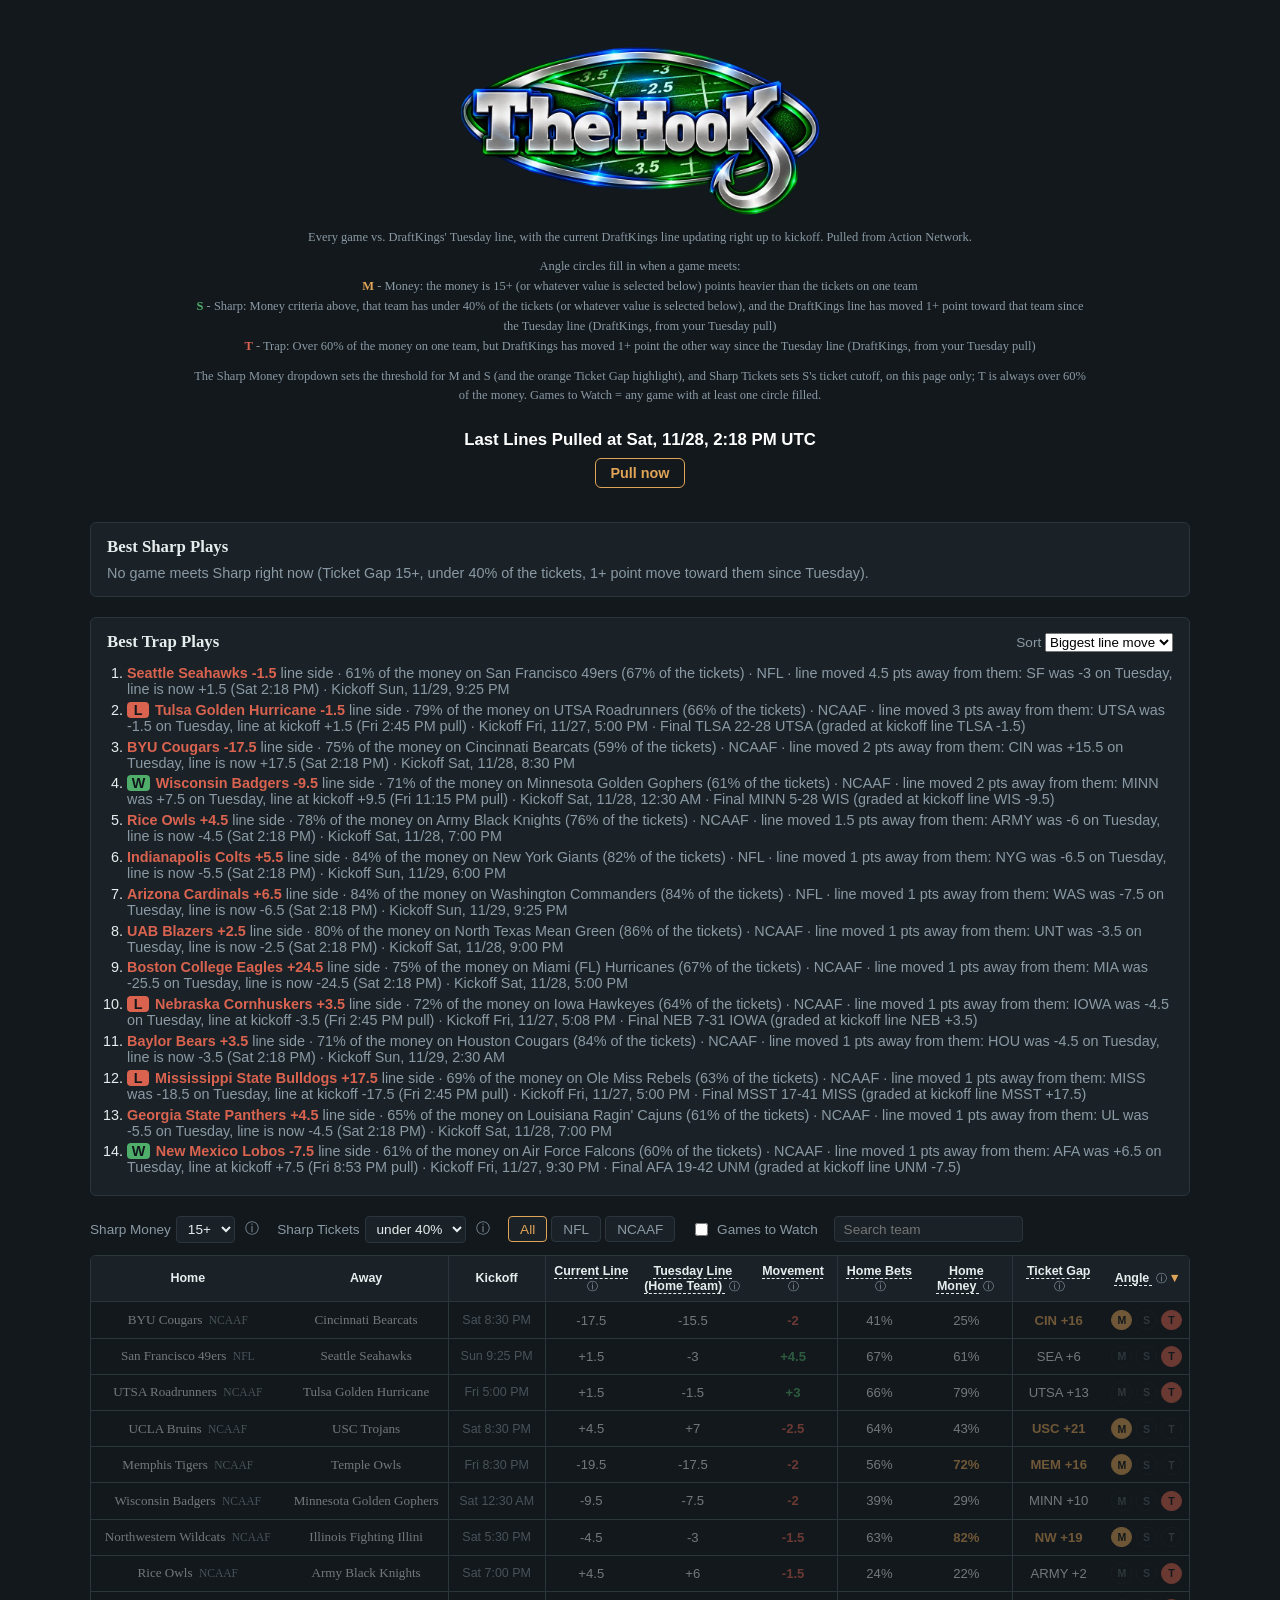
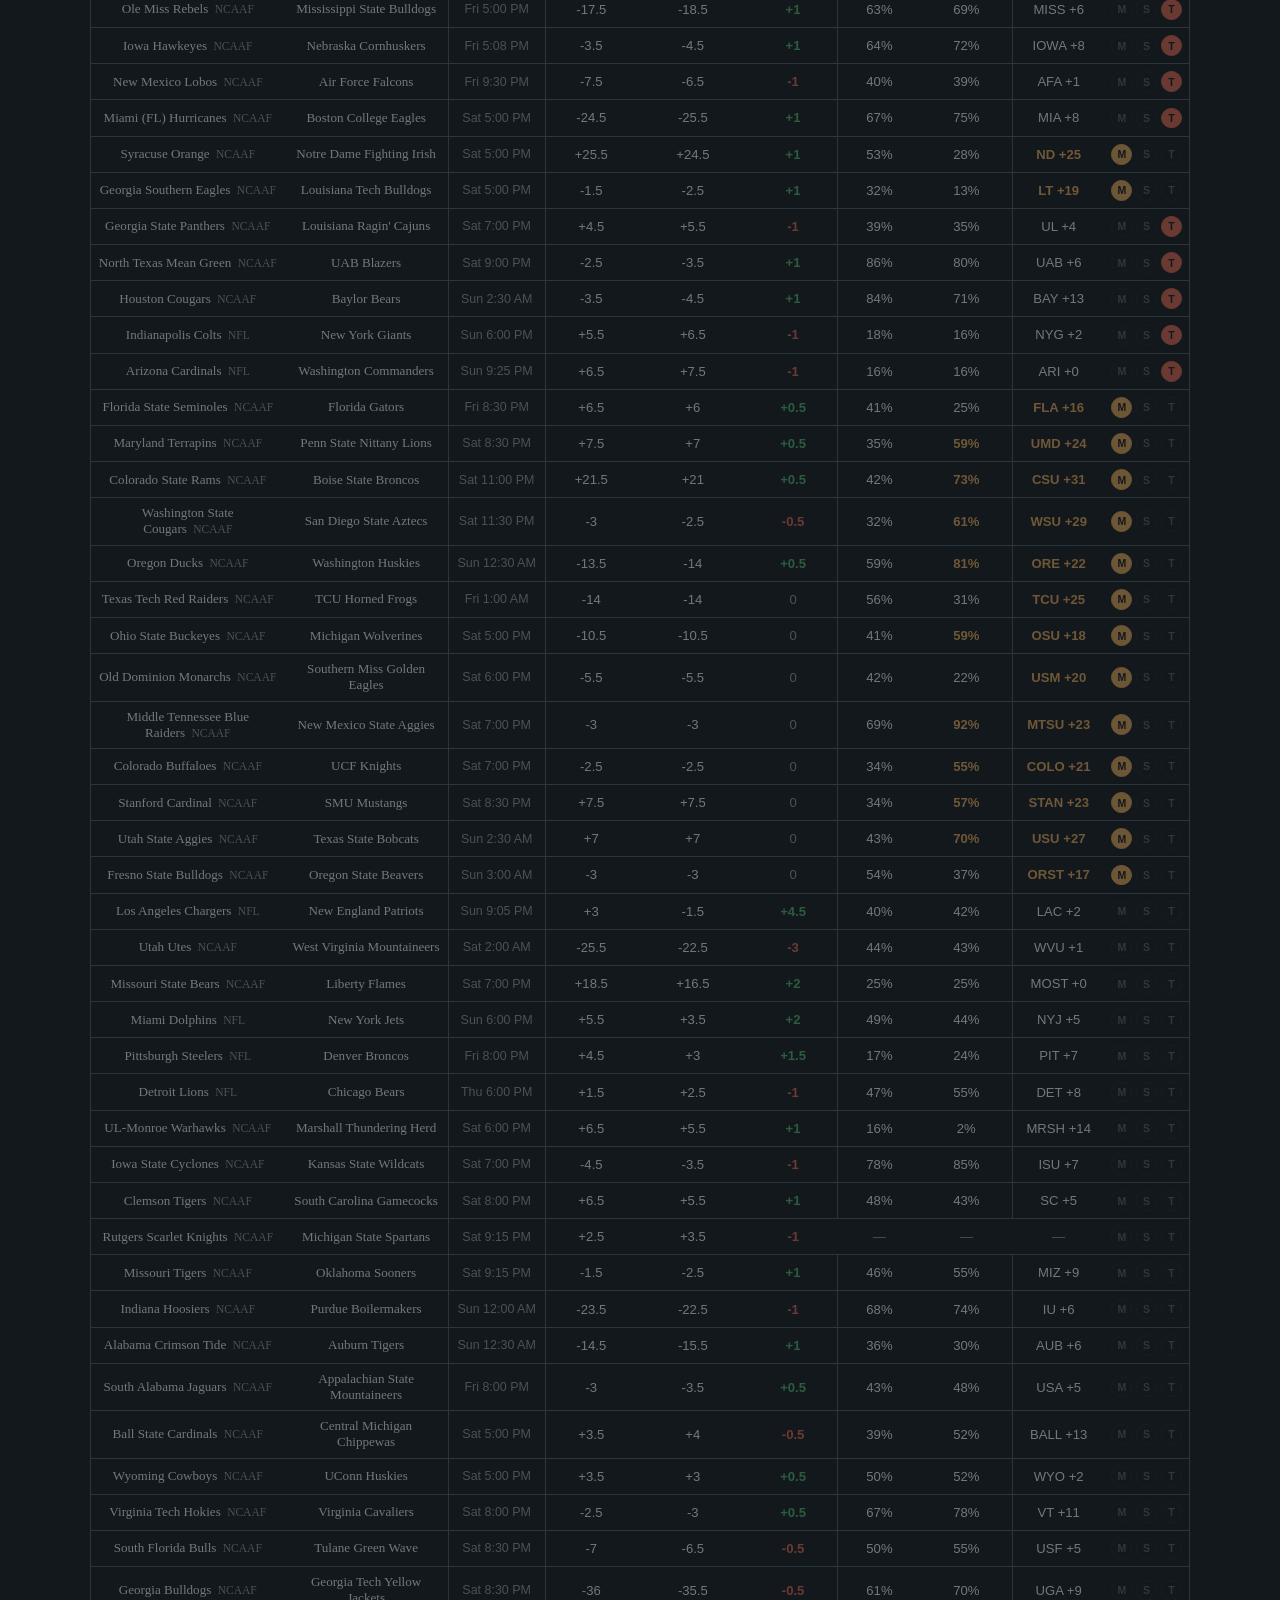
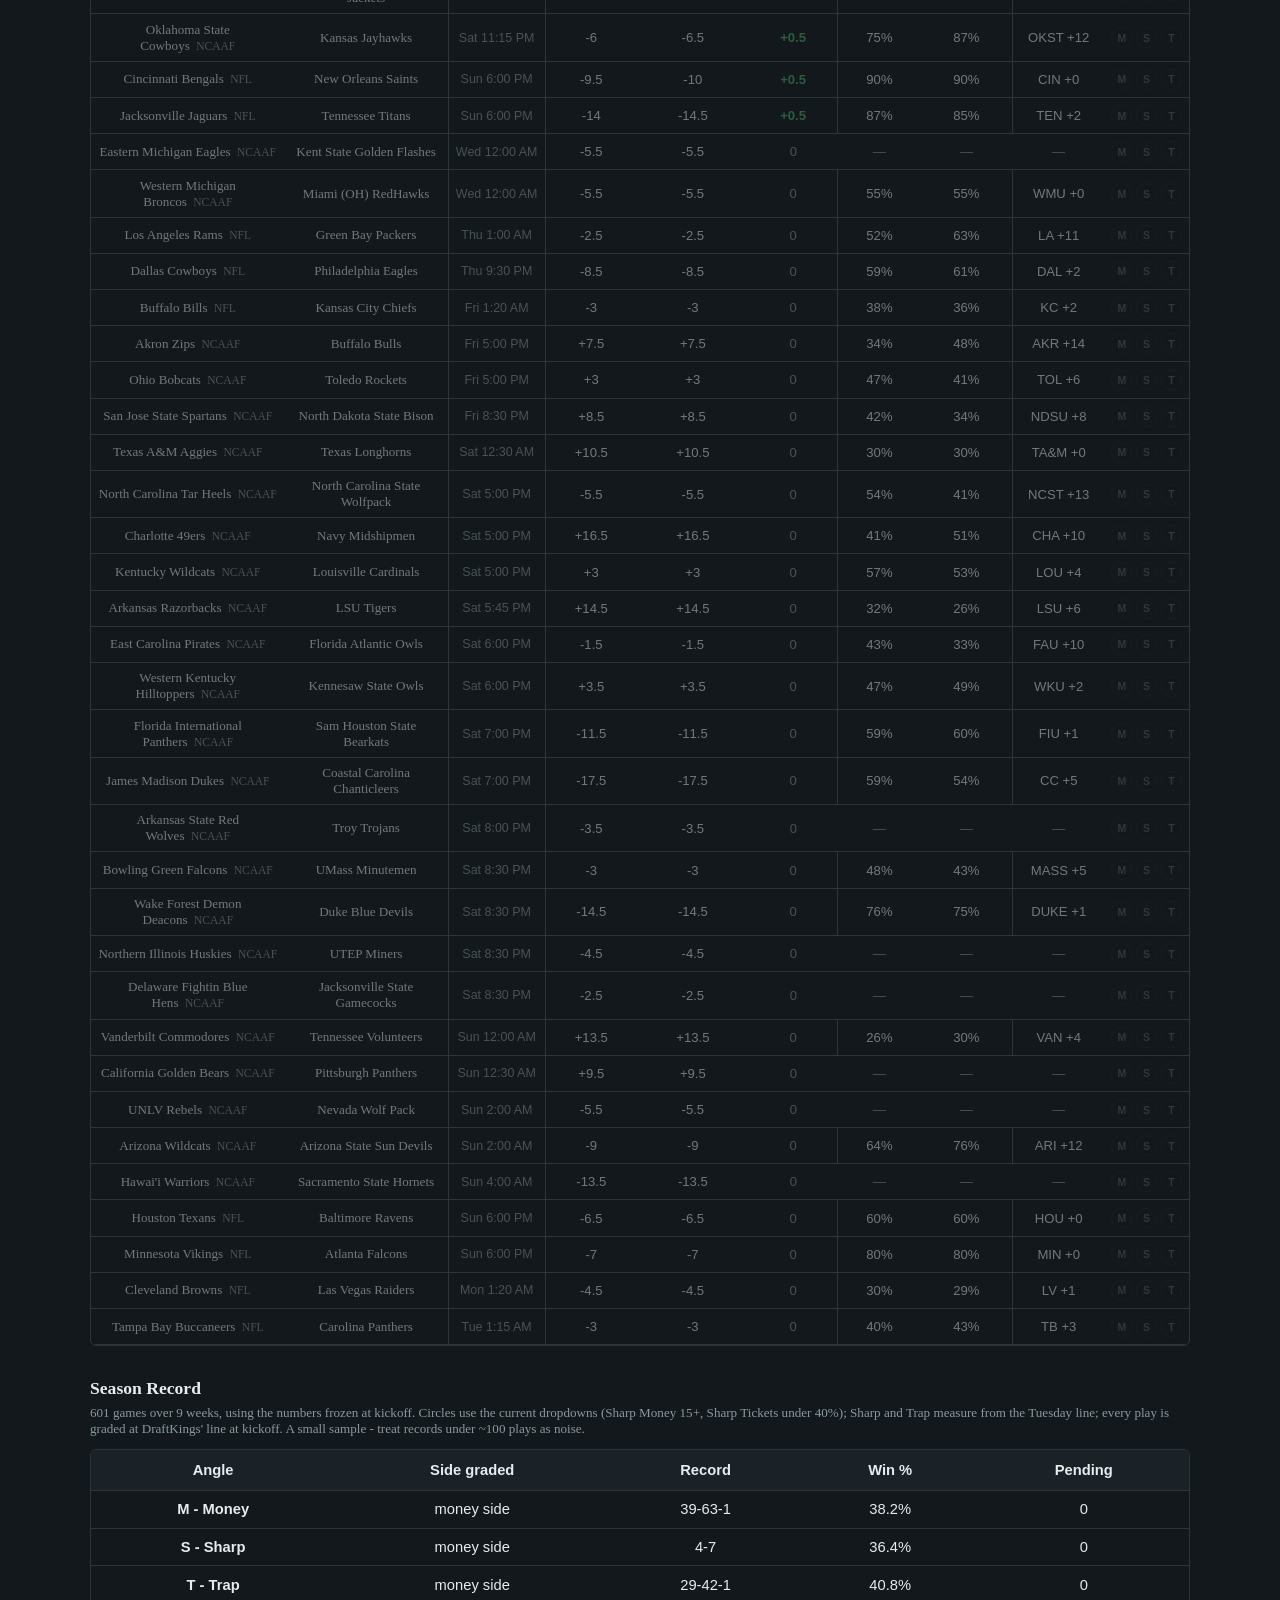
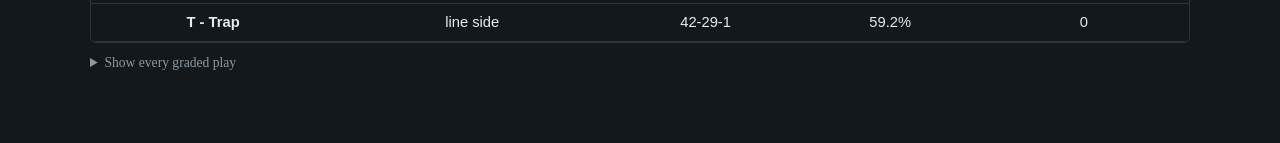
<file: index.html>
<!DOCTYPE html>
<html lang="en">
<head>
<meta charset="UTF-8">
<meta name="viewport" content="width=device-width, initial-scale=1.0">
<title>The Hook</title>
<link rel="icon" type="image/png" href="favicon.png">
<link rel="apple-touch-icon" href="apple-touch-icon.png">
<link rel="stylesheet" href="assets/styles.css">
<script src="assets/photos.js"></script>
<style>
  .controls {
    max-width: 1100px;
    margin: 0 auto 0.75rem;
    display: flex;
    flex-wrap: wrap;
    gap: 1rem;
    align-items: center;
    font-family: -apple-system, BlinkMacSystemFont, "Segoe UI", Helvetica, Arial, sans-serif;
    font-size: 0.85rem;
    color: var(--muted);
  }

  .controls button {
    background: var(--panel);
    color: var(--muted);
    border: 1px solid var(--line);
    border-radius: 4px;
    padding: 0.3rem 0.7rem;
    font: inherit;
    cursor: pointer;
  }

  .controls button.on { color: var(--amber); border-color: var(--amber); }
  .controls label { cursor: pointer; display: flex; gap: 0.35rem; align-items: center; }
  .controls select {
    background: var(--panel);
    color: var(--text);
    border: 1px solid var(--line);
    border-radius: 4px;
    padding: 0.25rem 0.4rem;
    font: inherit;
  }

  td.pct { text-align: right; }
  td.pct.hot { color: var(--amber); font-weight: 600; }
  td.gap { text-align: right; }
  td.flag { color: var(--amber); font-weight: 600; }
  td.game .league { color: var(--muted); font-size: 0.72rem; margin-left: 0.4rem; }
  td.game .at { color: var(--muted); }
  tr.flagged { background: rgba(224, 164, 88, 0.06); }
  th.group-start, td.group-start { border-left: 1px solid var(--line); }

  tr.started td { opacity: 0.45; }
  /* Fit the games table in the page width: tighter cells, wrapping headers */
  #splits-table { font-size: 0.82rem; }
  #splits-table thead th {
    white-space: normal;
    vertical-align: middle;
    line-height: 1.2;
    padding: 0.5rem 0.45rem;
    font-size: 0.78rem;
  }
  #splits-table td { padding: 0.45rem 0.45rem; text-align: center; }
  #splits-table td.team { min-width: 7.5rem; }
  #splits-table td.kickoff { font-size: 0.78rem; white-space: nowrap; }
  /* dashed underline marks headers with a hover explanation */
  th.has-tip { text-decoration: underline dashed; text-underline-offset: 3px; text-decoration-thickness: 1px; }
  #splits-table thead th { text-align: center; vertical-align: middle; }
  /* Exactly two lines: break only at the <br>, so the column widens just enough for "(Home Team) i" */
  #splits-table thead th[data-key="tue_line"] { white-space: nowrap; }
  .intro { max-width: 900px; margin: 0 auto; text-align: center; color: var(--muted); font-size: 0.78rem; line-height: 1.6; } /* same size as the footer */
  .intro p { margin: 0 0 0.6rem; }
  /* Pull now button, under "Last Lines Pulled at" */
  .pull-now { text-align: center; margin: -0.5rem auto 1rem;
    font-family: -apple-system, BlinkMacSystemFont, "Segoe UI", Helvetica, Arial, sans-serif; }
  .pull-now-btn { background: transparent; color: var(--amber); border: 1px solid var(--amber); border-radius: 6px;
    padding: 0.35rem 0.9rem; font-size: 0.9rem; font-weight: 600; cursor: pointer; }
  .pull-now-btn:disabled { color: var(--muted); border-color: var(--line); cursor: default; }
  .pull-now-msg { display: block; color: var(--muted); font-size: 0.85rem; margin-top: 0.3rem; min-height: 1em; }
  .pull-now-forget { color: var(--muted); font-size: 0.8rem; }
  .last-pulled { text-align: center; color: #fff; font-size: 1.05rem; font-weight: 600; margin: 0 auto 1rem;
    font-family: -apple-system, BlinkMacSystemFont, "Segoe UI", Helvetica, Arial, sans-serif; }
  /* Angle column: four fixed circles, M S T E, filled when that criterion is met */
  .dots { display: inline-flex; gap: 0.25rem; }
  .dot {
    width: 1.3rem; height: 1.3rem;
    border-radius: 50%;
    border: 1.5px solid var(--line);
    color: var(--muted);
    display: inline-flex; align-items: center; justify-content: center;
    font-size: 0.66rem; font-weight: 700;
    opacity: 0.55;
  }
  .dot.on { opacity: 1; color: var(--bg); }
  .dot.money.on { background: var(--amber); border-color: var(--amber); }
  .dot.sharp.on { background: var(--up); border-color: var(--up); }
  .dot.trap.on  { background: var(--down); border-color: var(--down); }
  .key { font-weight: 700; }
  .key.money { color: var(--amber); } .key.sharp { color: var(--up); }
  .key.trap { color: var(--down); }
  .badge {
    display: inline-flex;
    align-items: center;
    gap: 0.25rem;
    padding: 0.1rem 0.5rem;
    border-radius: 999px;
    background: rgba(224, 164, 88, 0.15);
    border: 1px solid var(--amber);
    color: var(--amber);
    font-size: 0.78rem;
    font-weight: 700;
  }

  .edges {
    max-width: 1100px;
    margin: 0 auto 1.25rem;
    border: 1px solid var(--line);
    border-radius: 6px;
    background: var(--panel);
    padding: 0.9rem 1rem;
    font-family: -apple-system, BlinkMacSystemFont, "Segoe UI", Helvetica, Arial, sans-serif;
    font-size: 0.9rem;
  }
  .edges h2 { font-family: "Iowan Old Style", Georgia, serif; font-size: 1.05rem; margin: 0 0 0.5rem; }
  .edges ol { margin: 0; padding-left: 1.25rem; }
  .edges li { margin: 0.3rem 0; }
  .edges .pick { color: var(--amber); font-weight: 600; }
  .edges .meta { color: var(--muted); }
  .edges .pct { color: var(--up); font-weight: 600; }
  .edges .none { color: var(--muted); margin: 0; }
  .edges .box-head { display: flex; align-items: baseline; justify-content: space-between; gap: 0.75rem; flex-wrap: wrap; }
  .edges .box-head label { color: var(--muted); font-size: 0.85rem; }
  #sharps .pick { color: var(--up); }
  .result { display: inline-block; min-width: 1.4rem; text-align: center; font-weight: 700; border-radius: 4px; padding: 0 0.3rem; margin-right: 0.35rem; }
  .result.W { background: var(--up); color: var(--bg); } .result.L { background: var(--down); color: var(--bg); }
  .result.P { background: var(--line); color: var(--text); }
  #traps .pick { color: var(--down); }
  .hook-title { font-size: 2.4rem; font-weight: 700; letter-spacing: 0.02em; margin: 0.75rem 0 0.75rem; color: var(--amber); }
  .hook-title img { display: block; width: 100%; max-width: 360px; height: auto; margin: 0 auto; }
  body { padding-top: 1rem; }
  .photo-gallery { max-width: 1100px; margin: 0 auto 1.25rem; display: flex; flex-wrap: wrap; gap: 0.75rem; }
  .photo-gallery img { height: 140px; width: auto; max-width: 100%; border-radius: 6px; border: 1px solid var(--line); object-fit: cover; cursor: pointer; }
  .season { max-width: 1100px; margin: 2rem auto 0; }
  .season .section-title { margin: 0 0 0.35rem; }
  .season-note { color: var(--muted); font-size: 0.82rem; margin: 0 0 0.75rem; }
  #season-table td, #season-table th, #season-games td, #season-games th { text-align: center; }
  #season-table td:first-child { font-weight: 700; }
  .season-games { margin-top: 0.75rem; font-size: 0.85rem; }
  .season-games summary { cursor: pointer; color: var(--muted); margin-bottom: 0.5rem; }
  #season-games .filter-row th { padding-top: 0; }
  #play-angle-filter { font: inherit; font-size: 0.8rem; padding: 0.15rem 0.3rem; background: var(--panel); color: var(--text); border: 1px solid var(--line); border-radius: 4px; }

  /* Info buttons + tap/hover pop-up (replaces browser title tooltips, which phones don't show) */
  .info {
    background: none; border: none; padding: 0 0.1rem; margin-left: 0.1rem;
    color: var(--muted); font-size: 0.85em; cursor: pointer; line-height: 1;
  }
  .info:hover, .info:focus-visible { color: var(--amber); }
  .controls button.info { border: none; background: none; padding: 0 0.15rem; }
  #tip {
    position: fixed; z-index: 50; max-width: 280px;
    background: var(--panel); color: var(--text);
    border: 1px solid var(--amber); border-radius: 6px;
    padding: 0.5rem 0.65rem; font-size: 0.8rem; line-height: 1.4; text-align: left;
    font-family: -apple-system, BlinkMacSystemFont, "Segoe UI", Helvetica, Arial, sans-serif;
    box-shadow: 0 4px 14px rgba(0, 0, 0, 0.4); pointer-events: none;
  }
  .dot { cursor: help; }
  #team-search {
    background: var(--panel); color: var(--text);
    border: 1px solid var(--line); border-radius: 4px;
    padding: 0.3rem 0.55rem; font: inherit; min-width: 11rem;
  }
  .res-W { color: var(--up); font-weight: 700; } .res-L { color: var(--down); font-weight: 700; }
</style>
</head>
<body>

<header>
  <h1 class="hook-title"><img src="assets/logo.webp" alt="The Hook" width="960" height="468"></h1>
  <div class="intro">
    <p>Every game vs. DraftKings' Tuesday line, with the current DraftKings line updating right up to kickoff. Pulled from Action Network.</p>
    <p>Angle circles fill in when a game meets:<br>
      <span class="key money">M</span> - Money: the money is <span id="threshold">15</span>+ (or whatever value is selected below) points heavier than the tickets on one team<br>
      <span class="key sharp">S</span> - Sharp: Money criteria above, that team has under <span id="ticket-cut">40</span>% of the tickets (or whatever value is selected below), and the DraftKings line has moved 1+ point toward that team since the Tuesday line (DraftKings, from your Tuesday pull)<br>
      <span class="key trap">T</span> - Trap: Over 60% of the money on one team, but DraftKings has moved 1+ point the other way since the Tuesday line (DraftKings, from your Tuesday pull)</p>
    <p>The Sharp Money dropdown sets the threshold for M and S (and the orange Ticket Gap highlight), and Sharp Tickets sets S's ticket cutoff, on this page only;
      T is always over 60% of the money. Games to Watch = any game with at least one circle filled.</p>
  </div>
</header>

<div id="status" hidden></div>

<div class="photo-gallery" id="photo-gallery" style="display:none;"></div>

<p class="last-pulled" id="last-pulled" hidden></p>
<div class="pull-now" id="pull-now">
  <button type="button" class="pull-now-btn">Pull now</button>
  <span class="pull-now-msg"></span>
  <a href="#" class="pull-now-forget" hidden>Forget key</a>
</div>

<div class="edges" id="sharps" style="display:none;">
  <h2>Best Sharp Plays</h2>
  <ol id="sharps-list"></ol>
  <p class="none" id="sharps-none" style="display:none;"></p>
</div>

<div class="edges" id="traps" style="display:none;">
  <div class="box-head">
    <h2>Best Trap Plays</h2>
    <label>Sort
      <select id="trap-sort">
        <option value="move">Biggest line move</option>
        <option value="start">Start time</option>
      </select>
    </label>
  </div>
  <ol id="traps-list"></ol>
  <p class="none" id="traps-none" style="display:none;"></p>
</div>

<div class="controls" id="controls" style="display:none;">
  <label>Sharp Money
    <select id="threshold-select">
      <option value="10">10+</option>
      <option value="15">15+</option>
      <option value="20">20+</option>
      <option value="25">25+</option>
    </select>
    <button type="button" class="info" data-tip="How many points heavier the money must be than the tickets on a team (Ticket Gap) to count toward Sharp or Trap" aria-label="About this setting">&#9432;</button>
  </label>
  <label>Sharp Tickets
    <select id="tickets-select">
      <option value="50">under 50%</option>
      <option value="40">under 40%</option>
      <option value="30">under 30%</option>
    </select>
    <button type="button" class="info" data-tip="For S (Sharp), the money team must also have less than this share of the tickets - most bettors are on the other side" aria-label="About this setting">&#9432;</button>
  </label>
  <span>
    <button data-league="ALL" class="on">All</button>
    <button data-league="NFL">NFL</button>
    <button data-league="NCAAF">NCAAF</button>
  </span>
  <label><input type="checkbox" id="watch-only"> Games to Watch</label>
  <input type="search" id="team-search" placeholder="Search team" aria-label="Search by team name" autocomplete="off">
</div>

<div class="table-wrap" id="table-wrap" style="display:none;">
  <table id="splits-table">
    <thead>
      <tr>
        <th data-key="home" data-type="string">Home</th>
        <th data-key="away" data-type="string">Away</th>
        <th data-key="start" data-type="number" class="group-start">Kickoff</th>
        <th data-key="line" data-type="number" class="group-start has-tip" data-tip="The current DraftKings line for the home team">Current Line <button type="button" class="info" data-tip="The current DraftKings line for the home team" aria-label="What is Current Line?">&#9432;</button></th>
        <th data-key="tue_line" data-type="number" class="has-tip" data-tip="DraftKings' Tuesday line for the home team, locked in">Tuesday Line<br>(Home Team) <button type="button" class="info" data-tip="DraftKings' Tuesday line for the home team, locked in" aria-label="What is Tuesday Line (Home Team)?">&#9432;</button></th>
        <th data-key="move" data-type="number" class="has-tip" data-tip="The difference between the current DraftKings line and the Tuesday line">Movement <button type="button" class="info" data-tip="The difference between the current DraftKings line and the Tuesday line" aria-label="What is Movement?">&#9432;</button></th>
        <th data-key="home_bets" data-type="number" class="group-start has-tip" data-tip="The percent of tickets placed on the home team to cover the line">Home Bets <button type="button" class="info" data-tip="The percent of tickets placed on the home team to cover the line" aria-label="What is Home Bets?">&#9432;</button></th>
        <th data-key="home_money" data-type="number" class="has-tip" data-tip="The amount of money placed on the home team to cover the line">Home Money <button type="button" class="info" data-tip="The amount of money placed on the home team to cover the line" aria-label="What is Home Money?">&#9432;</button></th>
        <th data-key="gap" data-type="number" class="group-start has-tip" data-tip="Money % minus bet % for the team whose money outruns its tickets. ARI +13 = Arizona has 13 points more of the money than of the tickets - fewer, bigger bets on Arizona.">Ticket Gap <button type="button" class="info" data-tip="Money % minus bet % for the team whose money outruns its tickets. ARI +13 = Arizona has 13 points more of the money than of the tickets - fewer, bigger bets on Arizona." aria-label="What is Ticket Gap?">&#9432;</button></th>
        <th data-key="angleScore" data-type="number" class="has-tip" data-tip="The various angles based on betting data analytics (sorted Sharp > Money & Trap)">Angle <button type="button" class="info" data-tip="The various angles based on betting data analytics (sorted Sharp > Money & Trap)" aria-label="What is Angle?">&#9432;</button></th>
      </tr>
    </thead>
    <tbody></tbody>
  </table>
</div>

<div class="season" id="season" style="display:none;">
  <h2 class="section-title">Season Record</h2>
  <p class="season-note" id="season-note"></p>
  <div class="table-wrap">
    <table id="season-table">
      <thead><tr><th>Angle</th><th>Side graded</th><th>Record</th><th>Win %</th><th>Pending</th></tr></thead>
      <tbody></tbody>
    </table>
  </div>
  <details class="season-games">
    <summary>Show every graded play</summary>
    <div class="table-wrap">
      <table id="season-games">
        <thead>
          <tr><th>Week</th><th>Game</th><th>Angle</th><th>Pick (line at kickoff)</th><th>Final</th><th>Result</th><th>Angle</th></tr>
          <tr class="filter-row"><th></th><th></th>
            <th><select id="play-angle-filter" aria-label="Filter graded plays by angle">
              <option value="">All angles</option>
              <option>Money</option>
              <option>Sharp</option>
              <option>Trap (money side)</option>
              <option>Trap (line side)</option>
            </select></th>
            <th></th><th></th><th></th><th></th></tr>
        </thead>
        <tbody></tbody>
      </table>
    </div>
  </details>
</div>

<div class="empty-state" id="empty-state" style="display:none;">
  No games yet. Once the next Pull Splits runs, this week's games will show up here.
</div>

<script>
  const esc = (s) =>
    String(s ?? "").replace(/[&<>"']/g, (c) => ({ "&": "&amp;", "<": "&lt;", ">": "&gt;", '"': "&quot;", "'": "&#39;" }[c]));

  const fmtSpread = (v) => (v === null || v === undefined ? null : v > 0 ? `+${v}` : `${v}`);
  const fmtPct = (v) => (v === null || v === undefined ? null : `${v}%`);

  function fmtKickoff(ms) {
    const d = new Date(ms);
    return `${d.toLocaleDateString(undefined, { weekday: "short", month: "numeric", day: "numeric" })}, ${d.toLocaleTimeString(undefined, { hour: "numeric", minute: "2-digit" })}`;
  }

  function fmtKickoffShort(ms) {
    const d = new Date(ms);
    return `${d.toLocaleDateString(undefined, { weekday: "short" })} ${d.toLocaleTimeString(undefined, { hour: "numeric", minute: "2-digit" })}`;
  }

  async function loadJson(path) {
    try {
      const res = await fetch(path, { cache: "no-store" });
      return res.ok ? await res.json() : null;
    } catch (e) {
      return null;
    }
  }

  const ANGLE_WEIGHT = { sharp: 4, money: 1, trap: 1 };
  let pulledAtLabel = ""; // set in init from current.pulled_at

  const fmtDayTime = (iso) => {
    const d = new Date(iso);
    return `${d.toLocaleDateString(undefined, { weekday: "short" })} ${d.toLocaleTimeString(undefined, { hour: "numeric", minute: "2-digit" })}`;
  };

  function bucketFor(edgeData, move) {
    const a = Math.abs(move);
    return edgeData.buckets.find((b) => a >= b.min && a <= b.max) || null;
  }

  function toRow(g, threshold, edgeData, ticketCut) {
    // Movement = DraftKings now minus DraftKings' locked Tuesday line (home spread; negative = toward home).
    const lock = g.tue_line === null || g.tue_line === undefined ? null : g.tue_line;
    const lockSrc = "Tue";
    const move = lock === null || lock === undefined || g.line === null ? null : +(g.line - lock).toFixed(1);
    const moveSide = move === null || move === 0 ? null : move < 0 ? "home" : "away";
    let edgePct = null, edgeRec = null;
    if (moveSide && edgeData) {
      const b = bucketFor(edgeData, move);
      const t = b && (edgeData.leagues[g.league] || edgeData.leagues.ALL)[b.name];
      if (t && t.w + t.l > 0) {
        edgePct = +((100 * t.w) / (t.w + t.l)).toFixed(1);
        edgeRec = `${t.w}-${t.l}`;
      }
    }
    const hasSplits = g.home_money !== null && g.home_money !== undefined;
    const homeGap = hasSplits ? g.home_money - g.home_bets : null;
    const awayGap = hasSplits ? g.away_money - g.away_bets : null;
    // The side where money outruns tickets - that's the one the gap describes
    const gapSide = !hasSplits ? null : homeGap >= awayGap ? "home" : "away";
    const gap = !hasSplits ? null : Math.max(homeGap, awayGap);
    // Angle circles. Market move = DraftKings now vs DraftKings' Tuesday line (home spread:
    // negative = moved toward home). tue_line comes from the Tuesday Pull Splits / Pull Lines run.
    const sgn = (v) => (v > 0 ? "+" : "") + v;
    const baseLine = g.tue_line;
    const baseLabel = "on Tuesday";
    const marketMove = g.line !== null && baseLine !== null && baseLine !== undefined ? +(g.line - baseLine).toFixed(1) : null;
    const movedToward = (side) => marketMove !== null && marketMove !== 0 && (side === "home" ? marketMove < 0 : marketMove > 0);
    const movedAway = (side) => marketMove !== null && marketMove !== 0 && !movedToward(side);
    const noMoveYet = marketMove === null ? "no baseline yet" : "no move yet";

    //  M Money: Ticket Gap at or above the dropdown threshold, regardless of line movement
    const moneySide = hasSplits && gap >= threshold ? gapSide : null;
    const moneyAbbr = moneySide ? g[`${moneySide}_abbr`] : "";
    //  S Sharp: Money, and DraftKings moved toward that team
    // S also needs the money team to be a ticket minority (most bettors on the other side)
    const SHARP_MIN_MOVE = 1; // points, same as the pull script
    const moneyTickets = moneySide ? g[`${moneySide}_bets`] : null;
    const fewTickets = moneyTickets !== null && moneyTickets < ticketCut;
    const sharp = !!moneySide && fewTickets && movedToward(moneySide) && Math.abs(marketMove) >= SHARP_MIN_MOVE;
    // Real DraftKings move for the hover, from that team's side: "-14 → -13.5"
    const dkMoveText = (side) => {
      if (marketMove === null) return "no Tuesday line yet";
      const f = (v) => sgn(side === "home" ? v : -v);
      // Started games are frozen at their last pre-kickoff pull, so say so instead of "now"
      const nowText = !g.frozen_at ? `line is now ${f(g.line)} (${pulledAtLabel})`
        : g.frozen_for === "lock" ? `line at Sat 10:30 AM lock ${f(g.line)} (${fmtDayTime(g.frozen_at)} pull)`
        : `line at kickoff ${f(g.line)} (${fmtDayTime(g.frozen_at)} pull)`;
      return `${g[`${side}_abbr`]} was ${f(baseLine)} ${baseLabel}, ${nowText}`;
    };
    //  T Trap: over 60% of the money on one team, and DraftKings moved 1+ point the other way
    const TRAP_MIN_MOVE = 1; // points
    const majSide = !hasSplits ? null : g.home_money > 60 ? "home" : g.away_money > 60 ? "away" : null;
    const majPct = majSide ? g[`${majSide}_money`] : null;
    const trap = !!majSide && movedAway(majSide) && Math.abs(marketMove) >= TRAP_MIN_MOVE;
    const angles = [
      { key: "money", letter: "M", met: !!moneySide,
        title: moneySide ? `Money: ${moneyAbbr} money outruns its tickets by ${gap} (${threshold}+ needed; line movement not required)`
                         : `Money: Ticket Gap ${gap === null ? "n/a" : gap} is under ${threshold}` },
      { key: "sharp", letter: "S", met: sharp,
        title: sharp ? `Sharp: sharp money on ${moneyAbbr} (Ticket Gap +${gap}, only ${moneyTickets}% of the tickets) and the DraftKings line moved toward them: ${dkMoveText(moneySide)}`
                     : moneySide ? `Sharp: money on ${moneyAbbr} (+${gap}), but ${[
                         !fewTickets ? `they have ${moneyTickets}% of the tickets (under ${ticketCut}% needed)` : null,
                         !(movedToward(moneySide) && Math.abs(marketMove) >= SHARP_MIN_MOVE) ? `the DraftKings line hasn't moved 1+ point toward them` : null,
                       ].filter(Boolean).join(" and ")}: ${dkMoveText(moneySide)}`
                                 : `Sharp: needs Money (Ticket Gap ${threshold}+), under ${ticketCut}% of the tickets, and a 1+ point DraftKings move toward that team` },
      { key: "trap", letter: "T", met: trap,
        title: trap ? `Trap: ${majPct}% of the money on ${g[`${majSide}_abbr`]} but the DraftKings line moved away from them: ${dkMoveText(majSide)}`
                    : majSide ? `Trap: ${majPct}% of the money on ${g[`${majSide}_abbr`]}, but the DraftKings line hasn't moved 1+ point away from them: ${dkMoveText(majSide)}`
                              : "Trap: no team has over 60% of the money" },
    ];
    return {
      ...g,
      angles,
      sharpInfo: sharp ? {
        side: moneySide, abbr: moneyAbbr, gap, tickets: moneyTickets, money: g[`${moneySide}_money`],
        move: Math.abs(marketMove), moveText: dkMoveText(moneySide),
        tueLine: lock === null || lock === undefined ? null : moneySide === "home" ? lock : -lock,
      } : null,
      trapInfo: trap ? {
        side: majSide, abbr: g[`${majSide}_abbr`], money: majPct, tickets: g[`${majSide}_bets`],
        move: Math.abs(marketMove), moveText: dkMoveText(majSide),
      } : null,
      // Weighted so any Sharp outranks Money/Trap
      angleScore: angles.reduce((t, a) => t + (a.met ? ANGLE_WEIGHT[a.key] : 0), 0),
      // Games to Watch = any of the four circles filled
      watch: !!moneySide || sharp || trap,
      game: `${g.away} @ ${g.home}`,
      start: Date.parse(g.start_time),
      hasSplits,
      gap,
      gapSide,
      gapAbbr: gapSide ? g[`${gapSide}_abbr`] : null,
      hotAway: hasSplits && gapSide === "away" && gap >= threshold,
      hotHome: hasSplits && gapSide === "home" && gap >= threshold,
      started: g.status !== "scheduled" || Date.parse(g.start_time) <= Date.now(),
      moveSide,
      moveAbbr: moveSide ? g[`${moveSide}_abbr`] : null,
      moveTeam: moveSide ? g[moveSide] : null,
      // The moved-to side's Tuesday line
      move,
      lockSrc,
      lockLine: moveSide ? (moveSide === "home" ? lock : -lock) : null,
      edgePct,
      edgeRec,
    };
  }

  function cell(value, cls) {
    return value === null || value === undefined
      ? `<td class="blank">—</td>`
      : `<td class="${cls}">${value}</td>`;
  }

  function moveCell(v) {
    if (v === null || v === undefined) return `<td class="blank">—</td>`;
    const cls = v > 0 ? "delta-up" : v < 0 ? "delta-down" : "delta-flat";
    return `<td class="${cls}">${v > 0 ? "+" + v : v}</td>`;
  }

  function renderGames(initialRows) {
    let rows = initialRows;
    const tbody = document.querySelector("#splits-table tbody");
    const state = { league: "ALL", watchOnly: false, query: "", key: "angleScore", dir: -1, type: "number" };

    function visible() {
      return rows.filter(
        (r) =>
          (state.league === "ALL" || r.league === state.league) &&
          (!state.watchOnly || r.watch) &&
          (!state.query || [r.home, r.away, r.home_abbr, r.away_abbr].some((n) => (n || "").toLowerCase().includes(state.query)))
      );
    }

    function sorted(data) {
      const { key, dir, type } = state;
      return [...data].sort((a, b) => {
        let av = a[key], bv = b[key];
        if (type === "number") {
          av = av === null || av === undefined ? -Infinity : av;
          bv = bv === null || bv === undefined ? -Infinity : bv;
          if (key === "move") { // by size of the move, either direction
            av = av === -Infinity ? av : Math.abs(av);
            bv = bv === -Infinity ? bv : Math.abs(bv);
          }
          if (av !== bv) return (av - bv) * dir;
          // ties (e.g. same Angle score): bigger Movement first
          return Math.abs(b.move ?? 0) - Math.abs(a.move ?? 0);
        }
        return String(av ?? "").toLowerCase().localeCompare(String(bv ?? "").toLowerCase()) * dir;
      });
    }

    function draw() {
      tbody.innerHTML = sorted(visible())
        .map(
          (r) => `
        <tr class="${r.started ? "started" : r.flag ? "flagged" : ""}">
          <td class="team">${esc(r.home)}<span class="league" style="color:var(--muted);font-size:0.72rem;margin-left:0.4rem">${esc(r.league)}</span></td>
          <td class="team">${esc(r.away)}</td>
          <td class="kickoff group-start">${fmtKickoffShort(r.start)}</td>
          ${cell(fmtSpread(r.line), "num group-start")}
          ${cell(fmtSpread(r.tue_line), "num")}
          ${moveCell(r.move)}
          ${cell(fmtPct(r.home_bets), "pct group-start")}
          ${cell(fmtPct(r.home_money), r.hotHome ? "pct hot" : "pct")}
          ${cell(r.gap === null ? null : `${esc(r.gapAbbr)} +${r.gap}`, (r.hotHome || r.hotAway) ? "gap group-start pct hot" : "gap group-start")}
          <td><span class="dots">${r.angles.map((a) => `<span class="dot ${a.key}${a.met ? " on" : ""}" tabindex="0" data-tip="${esc(a.title)}">${a.letter}</span>`).join("")}</span></td>
        </tr>`
        )
        .join("");
    }

    function setArrow(th) {
      document.querySelectorAll("#splits-table thead th .arrow").forEach((a) => a.remove());
      const arrow = document.createElement("span");
      arrow.className = "arrow";
      arrow.textContent = state.dir === 1 ? "▲" : "▼";
      th.appendChild(arrow);
    }

    document.querySelectorAll("#splits-table thead th").forEach((th) => {
      th.addEventListener("click", (e) => {
        if (e.target.closest(".info")) return;
        state.dir = state.key === th.dataset.key ? -state.dir : th.dataset.type === "number" ? -1 : 1;
        state.key = th.dataset.key;
        state.type = th.dataset.type;
        setArrow(th);
        draw();
      });
    });

    document.querySelectorAll("#controls button[data-league]").forEach((b) => {
      b.addEventListener("click", () => {
        state.league = b.dataset.league;
        document.querySelectorAll("#controls button[data-league]").forEach((x) => x.classList.toggle("on", x === b));
        draw();
      });
    });
    document.getElementById("watch-only").addEventListener("change", (e) => { state.watchOnly = e.target.checked; draw(); });
    document.getElementById("team-search").addEventListener("input", (e) => { state.query = e.target.value.trim().toLowerCase(); draw(); });

    setArrow(document.querySelector('#splits-table thead th[data-key="angleScore"]'));
    draw();
    // Swap in rows rebuilt at a new threshold, keeping sort and filters
    return { setRows(next) { rows = next; draw(); } };
  }

  // Sharp games under the current dropdowns, biggest Ticket Gap first
  function renderSharps(rows, threshold, ticketCut) {
    // Started games stay in the box (numbers frozen at kickoff) and get a W/L/P
    // at DraftKings' line at kickoff - the line the Season Record grades at -
    // once a pull brings the final.
    const best = rows
      .filter((r) => r.sharpInfo)
      .sort((a, b) => b.sharpInfo.gap - a.sharpInfo.gap || b.sharpInfo.move - a.sharpInfo.move);
    document.getElementById("sharps-list").innerHTML = best
      .map((r) => {
        const s = r.sharpInfo;
        const team = s.side === "home" ? r.home : r.away, opp = s.side === "home" ? r.away : r.home;
        const final = r.status === "complete" && r.home_score !== null && r.home_score !== undefined && r.line !== null;
        let badge = "", score = "";
        if (final) {
          const sideLine = s.side === "home" ? r.line : -r.line;
          const margin = (s.side === "home" ? r.home_score - r.away_score : r.away_score - r.home_score) + sideLine;
          const res = margin > 0 ? "W" : margin < 0 ? "L" : "P";
          badge = `<span class="result ${res}" title="At the kickoff line ${fmtSpread(sideLine)}">${res}</span>`;
          score = ` · Final ${esc(r.away_abbr)} ${r.away_score}-${r.home_score} ${esc(r.home_abbr)} (graded at kickoff line ${esc(s.abbr)} ${fmtSpread(sideLine)})`;
        }
        // The team's current line (frozen at kickoff once the game starts); the
        // Tuesday line is in the move text that follows
        const nowLine = r.line === null || r.line === undefined ? null : s.side === "home" ? r.line : -r.line;
        return `<li>${badge}<span class="pick">${esc(team)} ${fmtSpread(nowLine)}</span>
          <span class="meta">vs ${esc(opp)} · ${esc(r.league)} ·
          ${s.money}% of the money on ${s.tickets}% of the tickets (gap +${s.gap}) · ${esc(s.moveText)} · Kickoff ${fmtKickoff(r.start)}${score}</span></li>`;
      })
      .join("");
    const noneEl = document.getElementById("sharps-none");
    noneEl.textContent = `No game meets Sharp right now (Ticket Gap ${threshold}+, under ${ticketCut}% of the tickets, 1+ point move toward them since Tuesday).`;
    noneEl.style.display = best.length ? "none" : "block";
    document.getElementById("sharps").style.display = "block";
  }

  // Trap box order: biggest line move (default) or start time, from the Sort
  // dropdown. The choice is remembered on this device.
  let trapRows = [];
  let trapSort = "move";
  try { if (localStorage.getItem("hookTrapSort") === "start") trapSort = "start"; } catch (e) { /* default - fine */ }

  function renderTraps(rows) {
    trapRows = rows;
    const byMove = (a, b) => b.trapInfo.move - a.trapInfo.move || b.trapInfo.money - a.trapInfo.money;
    const byStart = (a, b) => a.start - b.start || byMove(a, b);
    const best = rows
      .filter((r) => r.trapInfo)
      .sort(trapSort === "start" ? byStart : byMove);
    document.getElementById("traps-list").innerHTML = best
      .map((r) => {
        const t = r.trapInfo;
        // Highlight the line side (the team the line moved toward), not the public money side
        const lineSide = t.side === "home" ? "away" : "home";
        const team = r[lineSide], moneyTeam = r[t.side];
        const spread = lineSide === "home" ? r.line : -r.line;
        // Started games stay (line frozen at kickoff) and get a W/L/P on the line
        // side at the kickoff line once a pull brings the final
        let badge = "", score = "";
        if (r.status === "complete" && r.home_score !== null && r.home_score !== undefined && r.line !== null) {
          const margin = (lineSide === "home" ? r.home_score - r.away_score : r.away_score - r.home_score) + spread;
          const res = margin > 0 ? "W" : margin < 0 ? "L" : "P";
          badge = `<span class="result ${res}" title="At the kickoff line ${fmtSpread(spread)}">${res}</span>`;
          score = ` · Final ${esc(r.away_abbr)} ${r.away_score}-${r.home_score} ${esc(r.home_abbr)} (graded at kickoff line ${esc(r[lineSide + "_abbr"])} ${fmtSpread(spread)})`;
        }
        return `<li>${badge}<span class="pick">${esc(team)} ${fmtSpread(spread)}</span>
          <span class="meta">line side · ${t.money}% of the money on ${esc(moneyTeam)} (${t.tickets}% of the tickets) · ${esc(r.league)} ·
          line moved ${t.move} pts away from them: ${esc(t.moveText)} · Kickoff ${fmtKickoff(r.start)}${score}</span></li>`;
      })
      .join("");
    const noneEl = document.getElementById("traps-none");
    noneEl.textContent = "No game meets Trap right now (over 60% of the money, DraftKings moved 1+ point the other way since Tuesday).";
    noneEl.style.display = best.length ? "none" : "block";
    document.getElementById("traps").style.display = "block";
  }

  // Season record: every game with splits since Live Lines started, at its numbers
  // frozen at kickoff. Circles use the current dropdowns; graded at the line at kickoff.
  function renderSeason(record, threshold, ticketCut, edgeData) {
    const games = Object.values(record || {});
    if (!games.length) return;
    const plays = [], tally = {};
    const add = (key, label, side, r, angleName, angle) => {
      const t = (tally[key] = tally[key] || { label, w: 0, l: 0, p: 0, pending: 0 });
      if (!r.final) { t.pending++; return; }
      const sideLine = side === "home" ? r.line : -r.line;
      const margin = (side === "home" ? r.home_score - r.away_score : r.away_score - r.home_score) + sideLine;
      const res = margin > 0 ? "W" : margin < 0 ? "L" : "P";
      t[res === "W" ? "w" : res === "L" ? "l" : "p"]++;
      plays.push({ r, angleName, side, sideLine, res, angle });
    };
    for (const r of games) {
      const row = toRow({ ...r, status: r.final ? "complete" : "scheduled" }, threshold, edgeData, ticketCut);
      const ang = Object.fromEntries(row.angles.map((a) => [a.key, a]));
      const majSide = r.home_money > 60 ? "home" : r.away_money > 60 ? "away" : null;
      if (ang.money.met) add("money", "M - Money", row.gapSide, r, "Money", ang.money);
      if (ang.sharp.met) add("sharp", "S - Sharp", row.gapSide, r, "Sharp", ang.sharp);
      if (ang.trap.met) {
        add("trapM", "T - Trap", majSide, r, "Trap (money side)", ang.trap);
        add("trapL", "T - Trap", majSide === "home" ? "away" : "home", r, "Trap (line side)", ang.trap);
      }
    }
    const labels = { money: "M - Money", sharp: "S - Sharp", trapM: "T - Trap", trapL: "T - Trap" };
    const order = [["money", "money side"], ["sharp", "money side"], ["trapM", "money side"], ["trapL", "line side"]];
    document.querySelector("#season-table tbody").innerHTML = order.map(([k, sideText]) => {
      const t = tally[k] || { label: labels[k], w: 0, l: 0, p: 0, pending: 0 };
      const n = t.w + t.l;
      return `<tr><td>${t.label}</td><td>${sideText}</td><td>${t.w}-${t.l}${t.p ? `-${t.p}` : ""}</td>
        <td>${n ? ((100 * t.w) / n).toFixed(1) + "%" : "—"}</td><td>${t.pending}</td></tr>`;
    }).join("");
    const weeks = new Set(games.map((g) => g.week_id)).size;
    document.getElementById("season-note").textContent =
      `${games.length} games over ${weeks} week${weeks === 1 ? "" : "s"}, using the numbers frozen at kickoff. ` +
      `Circles use the current dropdowns (Sharp Money ${threshold}+, Sharp Tickets under ${ticketCut}%); Sharp and Trap measure from the Tuesday line; ` +
      `every play is graded at DraftKings' line at kickoff. A small sample - treat records under ~100 plays as noise.`;
    plays.sort((a, b) => b.r.start_time.localeCompare(a.r.start_time) || a.angleName.localeCompare(b.angleName));
    document.querySelector("#season-games tbody").innerHTML = plays.map(({ r, angleName, side, sideLine, res, angle }) => `
      <tr data-angle="${esc(angleName)}"><td>${esc(r.week_id)}</td><td>${esc(r.away)} @ ${esc(r.home)}</td><td>${esc(angleName)}</td>
        <td>${esc(r[`${side}_abbr`])} ${fmtSpread(sideLine)}</td>
        <td>${esc(r.away_abbr)} ${r.away_score} - ${esc(r.home_abbr)} ${r.home_score}</td>
        <td class="res-${res}">${res}</td>
        <td><span class="dots"><span class="dot ${angle.key} on" tabindex="0" data-tip="${esc(angle.title)}">${angle.letter}</span></span></td></tr>`).join("");
    filterPlays();
    document.getElementById("season").style.display = "block";
  }

  // Graded plays: show only the angle picked in the box under the Angle header
  function filterPlays() {
    const pick = document.getElementById("play-angle-filter").value;
    document.querySelectorAll("#season-games tbody tr").forEach((tr) => {
      tr.hidden = !!pick && tr.dataset.angle !== pick;
    });
  }
  document.getElementById("play-angle-filter").addEventListener("change", filterPlays);

  async function init() {
    HookPhotos.showPhotos("images/weekly", "photo-gallery"); // runs alongside the line data, never blocks it
    const [current, edgeData, seasonRecord] = await Promise.all([
      loadJson("data/live.json"),
      Promise.resolve(null),
      loadJson("data/record.json"),
    ]);
    const statusEl = document.getElementById("status");

    if (!current || !current.games || current.games.length === 0) {
      statusEl.textContent = "";
      document.getElementById("empty-state").style.display = "block";
      return;
    }

    // Sharp Money threshold: last choice in this browser, else the script's default (15)
    const select = document.getElementById("threshold-select");
    let threshold = current.edge_threshold ?? 15;
    try {
      const saved = Number(localStorage.getItem("hookThreshold"));
      if ([10, 15, 20, 25].includes(saved)) threshold = saved;
    } catch (e) { /* storage blocked - use the default */ }
    select.value = String(threshold);

    // Sharp Tickets cutoff: last choice in this browser, else 40
    const ticketSelect = document.getElementById("tickets-select");
    let ticketCut = 40;
    try {
      const saved = Number(localStorage.getItem("hookTicketCut"));
      if ([50, 40, 30].includes(saved)) ticketCut = saved;
    } catch (e) { /* storage blocked - use the default */ }
    ticketSelect.value = String(ticketCut);

    // Every game in the feed
    const slate = current.games;
    pulledAtLabel = fmtDayTime(current.pulled_at);
    // Lines here update right up to each kickoff, so the latest pull is the one shown
    const lastPulled = document.getElementById("last-pulled");
    lastPulled.textContent = "Last Lines Pulled at " + new Date(current.pulled_at).toLocaleString(undefined, {
      weekday: "short", month: "numeric", day: "numeric", hour: "numeric", minute: "2-digit", timeZoneName: "short",
    });
    lastPulled.hidden = false;
    const build = (t) => slate.map((g) => toRow(g, t, edgeData, ticketCut));
    let rows = build(threshold);
    if (rows.length === 0) {
      statusEl.textContent = `pulled ${new Date(current.pulled_at).toLocaleString()}`;
      document.getElementById("empty-state").style.display = "block";
      return;
    }
    const pulled = new Date(current.pulled_at).toLocaleString(undefined, {
      weekday: "short", month: "numeric", day: "numeric", hour: "numeric", minute: "2-digit",
    });

    function showStatus() {
      const count = (key) => rows.filter((r) => r.angles.some((a) => a.key === key && a.met)).length;
      const withSplits = rows.filter((r) => r.hasSplits).length;
      document.getElementById("threshold").textContent = threshold;
      document.getElementById("ticket-cut").textContent = ticketCut;
      statusEl.textContent = `${rows.length} games · ${withSplits} with splits · ${count("money")} money · ${count("sharp")} sharp · ${count("trap")} trap (Sharp Money ${threshold}+) · DraftKings pulled ${pulled}`;
    }

    showStatus();
    renderSharps(rows, threshold, ticketCut);
    const trapSortSelect = document.getElementById("trap-sort");
    trapSortSelect.value = trapSort;
    trapSortSelect.addEventListener("change", () => {
      trapSort = trapSortSelect.value;
      try { localStorage.setItem("hookTrapSort", trapSort); } catch (e) { /* not remembered - fine */ }
      renderTraps(trapRows);
    });
    renderTraps(rows);
    renderSeason(seasonRecord, threshold, ticketCut, edgeData);
    const games = renderGames(rows);
    select.addEventListener("change", () => {
      threshold = Number(select.value);
      try { localStorage.setItem("hookThreshold", String(threshold)); } catch (e) { /* not remembered - fine */ }
      rows = build(threshold);
      showStatus();
      games.setRows(rows);
      renderSharps(rows, threshold, ticketCut);
      renderTraps(rows);
      renderSeason(seasonRecord, threshold, ticketCut, edgeData);
      });
    ticketSelect.addEventListener("change", () => {
      ticketCut = Number(ticketSelect.value);
      try { localStorage.setItem("hookTicketCut", String(ticketCut)); } catch (e) { /* not remembered - fine */ }
      rows = build(threshold);
      showStatus();
      games.setRows(rows);
      renderSharps(rows, threshold, ticketCut);
      renderTraps(rows);
      renderSeason(seasonRecord, threshold, ticketCut, edgeData);
      });
    document.getElementById("controls").style.display = "flex";
    document.getElementById("table-wrap").style.display = "block";
  }

  // Pop-up for anything with data-tip: hover with a mouse, tap on a phone.
  // (Browser title tooltips never show on iPhone and rarely on Android.)
  (function setupTips() {
    const tip = document.createElement("div");
    tip.id = "tip"; tip.setAttribute("role", "tooltip"); tip.hidden = true;
    document.body.appendChild(tip);
    let current = null, lastPointer = "mouse";

    function show(el) {
      current = el;
      tip.textContent = el.dataset.tip;
      tip.hidden = false;
      const r = el.getBoundingClientRect(), w = tip.offsetWidth, h = tip.offsetHeight;
      const left = Math.min(Math.max(8, r.left + r.width / 2 - w / 2), window.innerWidth - w - 8);
      const below = r.bottom + 8 + h <= window.innerHeight;
      tip.style.left = `${left}px`;
      tip.style.top = `${below ? r.bottom + 8 : Math.max(8, r.top - h - 8)}px`;
    }
    function hide() { tip.hidden = true; current = null; }

    document.addEventListener("pointerdown", (e) => { lastPointer = e.pointerType || "mouse"; }, true);
    document.addEventListener("pointerover", (e) => {
      if (e.pointerType !== "mouse") return;
      const el = e.target.closest("[data-tip]");
      if (el) show(el);
    });
    document.addEventListener("pointerout", (e) => {
      if (e.pointerType !== "mouse") return;
      const el = e.target.closest("[data-tip]");
      if (el && !el.contains(e.relatedTarget)) hide();
    });
    document.addEventListener("click", (e) => {
      // Column headers sort on tap; their explanation is on the info button instead
      const el = e.target.closest("[data-tip]:not(th)");
      if (el && (lastPointer !== "mouse" || el.classList.contains("info"))) {
        // Mouse: hovering already opened it, so a click keeps it open. Touch: tap toggles.
        if (lastPointer === "mouse") show(el); else if (current === el) hide(); else show(el);
        if (el.classList.contains("info")) e.stopPropagation();
      } else if (!el) {
        hide();
      }
    });
    // Keyboard (Tab) focus opens the pop-up too - but not the focus a tap or click
    // gives as a side effect, which would fight with the click toggle above.
    document.addEventListener("focusin", (e) => {
      if (e.target.matches?.(".dot, .info") && e.target.matches(":focus-visible")) show(e.target);
    });
    document.addEventListener("focusout", (e) => { if (e.target.matches?.(".dot, .info")) hide(); });
    document.addEventListener("keydown", (e) => { if (e.key === "Escape") hide(); });
    window.addEventListener("scroll", hide, { passive: true });
  })();

  init();
</script>

<script src="assets/pull-button.js"></script>
<script>PullButton.mount(document.getElementById("pull-now"), { repo: "TheHook", workflow: "pull.yml", lock: "hook" });</script>
</body>
</html>
</file>
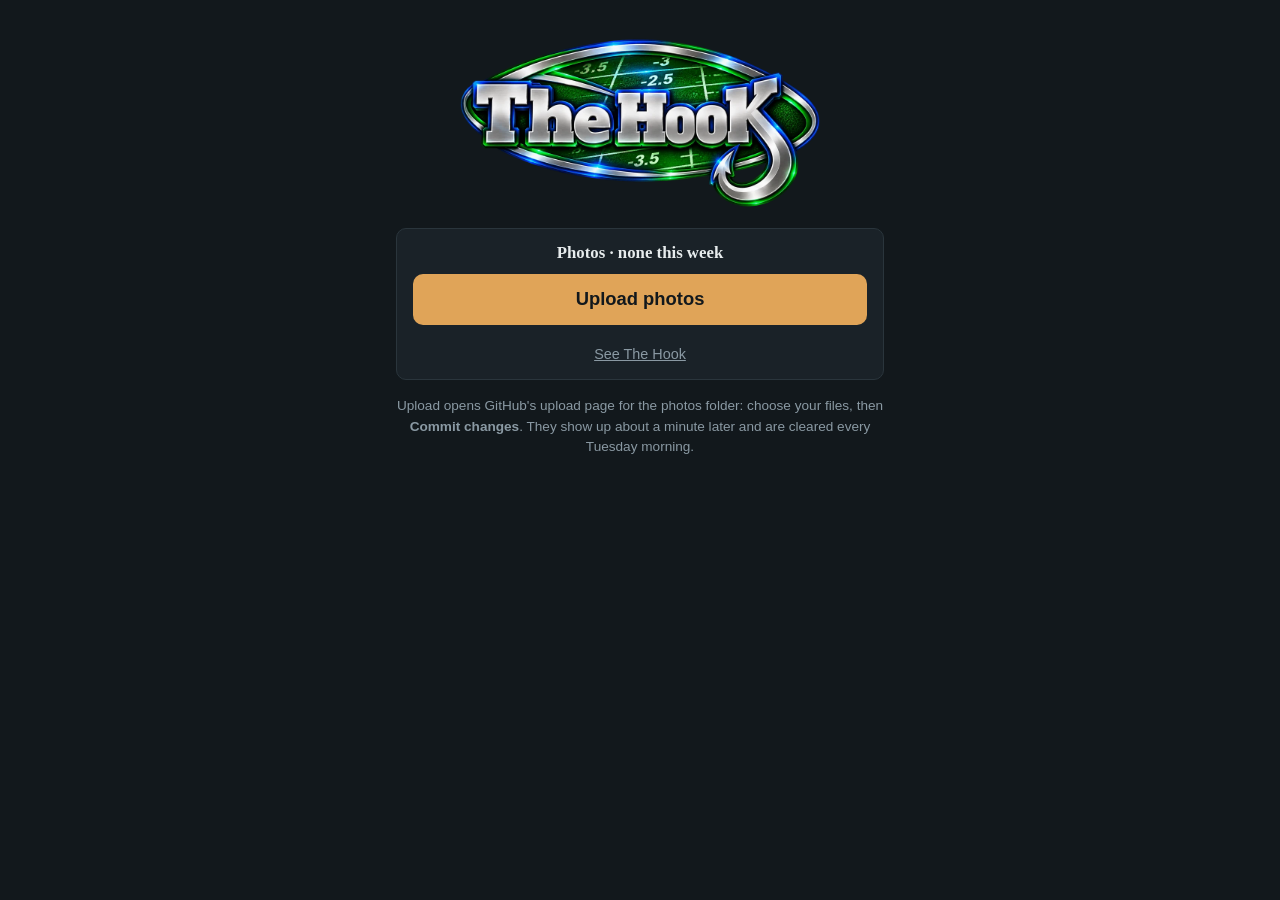
<file: photos.html>
<!DOCTYPE html>
<html lang="en">
<head>
<meta charset="UTF-8">
<meta name="viewport" content="width=device-width, initial-scale=1.0">
<title>The Hook Photos</title>
<link rel="icon" type="image/png" href="favicon.png">
<link rel="apple-touch-icon" href="apple-touch-icon.png">
<link rel="stylesheet" href="assets/styles.css">
<!-- No web app manifest on purpose: iPhone's Add to Home Screen then saves this
     exact address (GitHub's own manifest sends its icon to github.com/ instead). -->
<style>
  main {
    max-width: 520px; margin: 0 auto; padding: 1.5rem 1rem; text-align: center;
    font-family: -apple-system, BlinkMacSystemFont, "Segoe UI", Helvetica, Arial, sans-serif;
  }
  .hook-title { font-family: "Iowan Old Style", Georgia, serif; font-size: 2.2rem; font-weight: 700; color: var(--amber); margin: 0.5rem 0 1.25rem; }
  .hook-title img { display: block; width: 100%; max-width: 360px; height: auto; margin: 0 auto; }
  a.big {
    display: block; padding: 0.9rem; margin: 0 0 0.75rem; border-radius: 10px;
    font-size: 1.15rem; font-weight: 700; text-decoration: none;
  }
  a.upload { background: var(--amber); color: var(--bg); }
  a.small { display: inline-block; margin: 0.6rem 0 0; color: var(--muted); font-size: 0.9rem; }
  section { border: 1px solid var(--line); border-radius: 10px; background: var(--panel); padding: 0.9rem 1rem 1rem; margin: 0 0 1rem; }
  .note { color: var(--muted); font-size: 0.85rem; line-height: 1.5; margin: 1rem 0; }
  h2 { font-family: "Iowan Old Style", Georgia, serif; font-size: 1.05rem; margin: 0 0 0.7rem; }
  .thumbs { display: flex; flex-wrap: wrap; gap: 0.5rem; justify-content: center; }
  .thumbs img { height: 90px; width: auto; max-width: 100%; border-radius: 6px; border: 1px solid var(--line); }
</style>
</head>
<body>
<main>
  <h1 class="hook-title"><img src="assets/logo.webp" alt="The Hook" width="960" height="468"></h1>
  <section>
    <h2 id="title">Photos</h2>
    <a class="big upload" href="https://github.com/WiggyWigs/TheHook/upload/main/images/weekly">Upload photos</a>
    <div class="thumbs" id="thumbs"></div>
    <a class="small" href="index.html">See The Hook</a>
  </section>
  <p class="note">Upload opens GitHub's upload page for the photos folder: choose your files, then
    <strong>Commit changes</strong>. They show up about a minute later and are cleared every Tuesday morning.</p>
</main>
<script src="assets/photos.js"></script>
<script>
  HookPhotos.showPhotos("images/weekly", "thumbs").then((files) => {
    document.getElementById("title").textContent = files.length ? `Photos · ${files.length} up this week` : "Photos · none this week";
  });
</script>
</body>
</html>
</file>
<file: assets/styles.css>
:root {
  --bg: #12181c;
  --panel: #1a2228;
  --line: #2a353c;
  --text: #e7eced;
  --muted: #8a99a3;
  --amber: #e0a458;
  --up: #4fae6a;
  --down: #d9634f;
}

* { box-sizing: border-box; }

body {
  margin: 0;
  background: var(--bg);
  color: var(--text);
  font-family: "Iowan Old Style", "Palatino Linotype", Palatino, Georgia, serif;
  padding: 0 1.5rem 4rem;
}

/* --- Nav --- */

nav.site-nav {
  max-width: 1100px;
  margin: 0 auto;
  padding: 1.1rem 0 0;
  display: flex;
  gap: 1.5rem;
  font-family: -apple-system, BlinkMacSystemFont, "Segoe UI", Helvetica, Arial, sans-serif;
  font-size: 0.9rem;
}

nav.site-nav a {
  color: var(--muted);
  text-decoration: none;
  padding-bottom: 0.35rem;
  border-bottom: 2px solid transparent;
}

nav.site-nav a:hover { color: var(--text); }

nav.site-nav a.active {
  color: var(--amber);
  border-bottom-color: var(--amber);
}

/* --- Header / logo --- */

header {
  max-width: 1100px;
  margin: 0 auto 1.5rem;
  text-align: center;
  padding-top: 0.75rem;
}

.logo {
  display: block;
  height: auto;
  width: 100%;
  max-width: 380px;
  margin: 0 auto 0.5rem;
}

h1.page-title {
  font-size: 1.5rem;
  font-weight: 600;
  letter-spacing: 0.01em;
  margin: 0 0 0.35rem;
}

.sub {
  color: var(--muted);
  font-size: 0.95rem;
  margin: 0;
}

.status {
  max-width: 1100px;
  margin: 0 auto 1rem;
  font-size: 0.85rem;
  color: var(--muted);
}

.section-title {
  max-width: 1100px;
  margin: 2rem auto 0.75rem;
  font-size: 1.1rem;
  font-weight: 600;
}

.section-title:first-of-type { margin-top: 0; }

/* --- Tables --- */

.table-wrap {
  max-width: 1100px;
  margin: 0 auto;
  overflow-x: auto;
  border: 1px solid var(--line);
  border-radius: 6px;
}

table {
  width: 100%;
  border-collapse: collapse;
  font-family: -apple-system, BlinkMacSystemFont, "Segoe UI", Helvetica, Arial, sans-serif;
  font-size: 0.92rem;
}

thead th {
  text-align: left;
  padding: 0.75rem 0.9rem;
  background: var(--panel);
  border-bottom: 1px solid var(--line);
  font-weight: 600;
  cursor: pointer;
  white-space: nowrap;
  user-select: none;
  position: sticky;
  top: 0;
}

thead th:hover { color: var(--amber); }

thead th .arrow {
  display: inline-block;
  width: 0.8em;
  color: var(--amber);
}

td {
  padding: 0.65rem 0.9rem;
  border-bottom: 1px solid var(--line);
  font-variant-numeric: tabular-nums;
  white-space: nowrap;
}

td.team { font-family: "Iowan Old Style", Georgia, serif; white-space: normal; }
td.league { color: var(--muted); font-size: 0.78rem; }

tbody tr:hover { background: rgba(255, 255, 255, 0.02); }

td.num { text-align: right; }
td.blank { color: var(--muted); text-align: right; }

td.kickoff { text-align: left; color: var(--muted); font-size: 0.85rem; }
td.kickoff.blank { text-align: left; }

td.delta-up { color: var(--up); text-align: right; font-weight: 600; }
td.delta-down { color: var(--down); text-align: right; font-weight: 600; }
td.delta-flat { color: var(--muted); text-align: right; }

td.result-w { color: var(--up); font-weight: 600; }
td.result-l { color: var(--down); font-weight: 600; }
td.result-pending { color: var(--muted); }

.empty-state {
  max-width: 1100px;
  margin: 2rem auto;
  color: var(--muted);
  text-align: center;
}

footer {
  max-width: 1100px;
  margin: 1.5rem auto 0;
  color: var(--muted);
  font-size: 0.78rem;
}

/* --- Photo lightbox --- */

.lightbox {
  position: fixed;
  inset: 0;
  z-index: 1000;
  display: none;
  align-items: center;
  justify-content: center;
  background: rgba(0, 0, 0, 0.88);
}

.lightbox.open { display: flex; }

.lightbox img {
  max-width: 94vw;
  max-height: 88vh;
  border-radius: 6px;
  box-shadow: 0 6px 30px rgba(0, 0, 0, 0.6);
}

.lightbox button {
  position: absolute;
  border: 0;
  background: rgba(0, 0, 0, 0.45);
  color: var(--text);
  font-size: 2rem;
  line-height: 1;
  width: 2.75rem;
  height: 2.75rem;
  border-radius: 50%;
  cursor: pointer;
}

.lightbox .lb-close { top: 1rem; right: 1rem; }
.lightbox .lb-prev { left: 0.75rem; top: 50%; transform: translateY(-50%); }
.lightbox .lb-next { right: 0.75rem; top: 50%; transform: translateY(-50%); }
</file>
